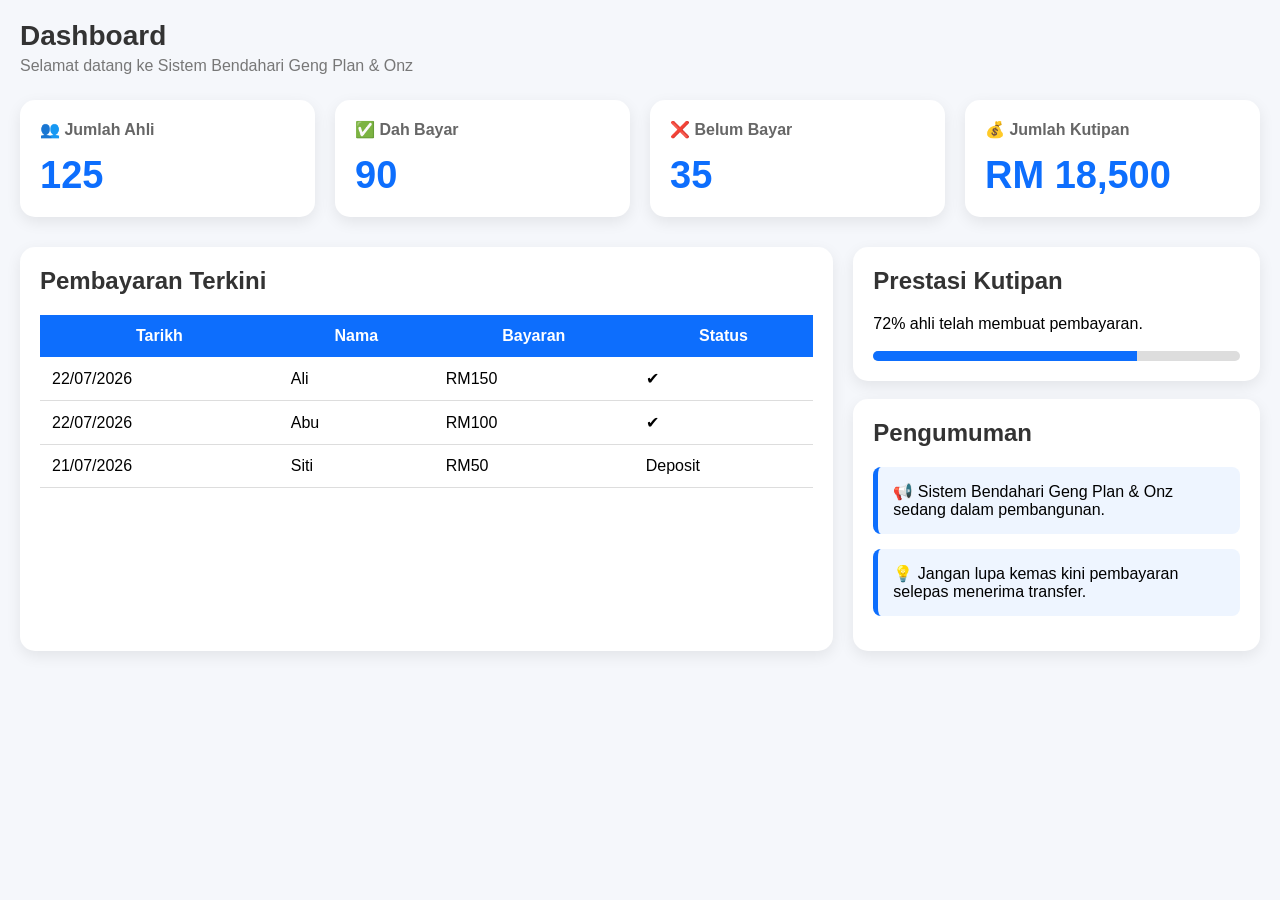
<file: dashboard.html>
<!DOCTYPE html>
<html lang="ms">
<head>

<meta charset="UTF-8">
<meta name="viewport" content="width=device-width, initial-scale=1.0">

<title>Dashboard</title>

<style>

*{
    margin:0;
    padding:0;
    box-sizing:border-box;
    font-family:Segoe UI,Arial,sans-serif;
}

body{

    background:#f5f7fb;
    padding:20px;

}

/* ========================= */

.title{

    font-size:28px;
    font-weight:bold;
    color:#333;
    margin-bottom:5px;

}

.subtitle{

    color:#777;
    margin-bottom:25px;

}

/* ========================= */

.cards{

    display:grid;

    grid-template-columns:repeat(auto-fit,minmax(220px,1fr));

    gap:20px;

    margin-bottom:30px;

}

.card{

    background:#fff;

    border-radius:15px;

    padding:20px;

    box-shadow:0 5px 15px rgba(0,0,0,.08);

}

.card h3{

    color:#666;

    font-size:16px;

    margin-bottom:15px;

}

.card h1{

    color:#0d6efd;

    font-size:38px;

}

/* ========================= */

.grid{

    display:grid;

    grid-template-columns:2fr 1fr;

    gap:20px;

}

.box{

    background:#fff;

    border-radius:15px;

    box-shadow:0 5px 15px rgba(0,0,0,.08);

    padding:20px;

}

.box h2{

    margin-bottom:20px;

    color:#333;

}

/* ========================= */

table{

    width:100%;

    border-collapse:collapse;

}

th{

    background:#0d6efd;

    color:white;

    padding:12px;

}

td{

    padding:12px;

    border-bottom:1px solid #ddd;

}

tr:hover{

    background:#f5f5f5;

}

/* ========================= */

.notice{

    background:#eef5ff;

    border-left:5px solid #0d6efd;

    padding:15px;

    border-radius:8px;

    margin-bottom:15px;

}

/* ========================= */

.progress{

    height:10px;

    background:#ddd;

    border-radius:20px;

    overflow:hidden;

}

.bar{

    width:72%;

    height:100%;

    background:#0d6efd;

}

/* ========================= */

@media(max-width:900px){

.grid{

grid-template-columns:1fr;

}

}

</style>

</head>

<body>

<div class="title">

Dashboard

</div>

<div class="subtitle">

Selamat datang ke Sistem Bendahari Geng Plan & Onz

</div>

<div class="cards">

<div class="card">

<h3>👥 Jumlah Ahli</h3>

<h1 id="totalMember">125</h1>

</div>

<div class="card">

<h3>✅ Dah Bayar</h3>

<h1 id="paidMember">90</h1>

</div>

<div class="card">

<h3>❌ Belum Bayar</h3>

<h1 id="unpaidMember">35</h1>

</div>

<div class="card">

<h3>💰 Jumlah Kutipan</h3>

<h1 id="totalAmount">RM18,500</h1>

</div>

</div>

<div class="grid">

<div class="box">

<h2>Pembayaran Terkini</h2>

<table>

<thead>

<tr>

<th>Tarikh</th>

<th>Nama</th>

<th>Bayaran</th>

<th>Status</th>

</tr>

</thead>

<tbody id="paymentTable">

<tr>

<td>22/07/2026</td>

<td>Ali</td>

<td>RM150</td>

<td>✔</td>

</tr>

<tr>

<td>22/07/2026</td>

<td>Abu</td>

<td>RM100</td>

<td>✔</td>

</tr>

<tr>

<td>21/07/2026</td>

<td>Siti</td>

<td>RM50</td>

<td>Deposit</td>

</tr>

</tbody>

</table>

</div>

<div>

<div class="box">

<h2>Prestasi Kutipan</h2>

<p>72% ahli telah membuat pembayaran.</p>

<br>

<div class="progress">

<div class="bar"></div>

</div>

</div>

<br>

<div class="box">

<h2>Pengumuman</h2>

<div class="notice">

📢 Sistem Bendahari Geng Plan & Onz sedang dalam pembangunan.

</div>

<div class="notice">

💡 Jangan lupa kemas kini pembayaran selepas menerima transfer.

</div>

</div>

</div>

</div>

<script>

// Contoh sahaja.
// Nanti data ini akan diambil daripada Google Apps Script.

const dashboard={

member:125,

paid:90,

unpaid:35,

amount:18500

};

document.getElementById("totalMember").innerHTML=dashboard.member;

document.getElementById("paidMember").innerHTML=dashboard.paid;

document.getElementById("unpaidMember").innerHTML=dashboard.unpaid;

document.getElementById("totalAmount").innerHTML=
"RM "+dashboard.amount.toLocaleString("ms-MY");

</script>

</body>
</html>
</file>
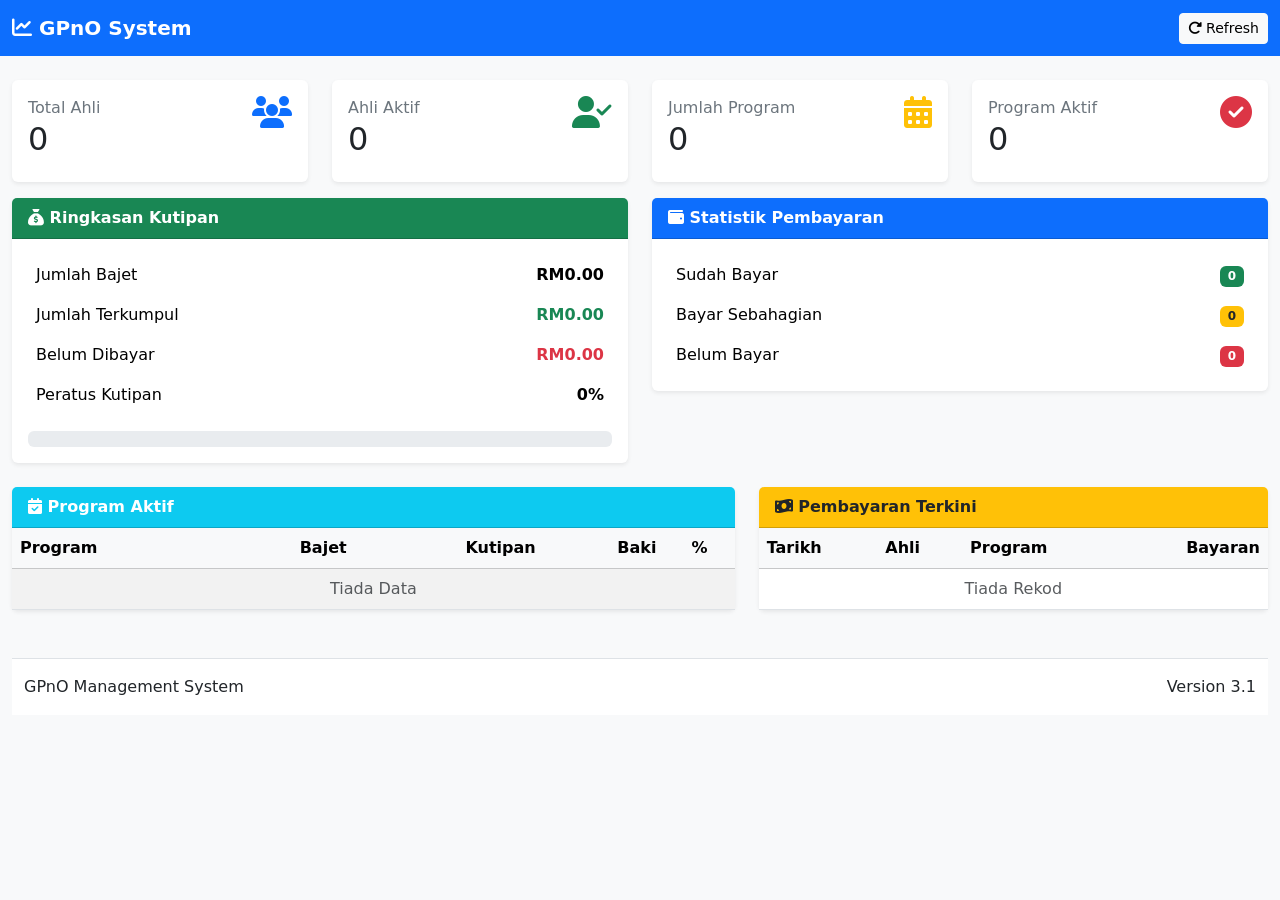
<file: pages/dashboard.html>
<!DOCTYPE html>
<html lang="en">

<head>
 
<meta charset="UTF-8">

      
<meta name="viewport"
      content="width=device-width, initial-scale=1">

<title>Dashboard | GPnO System</title>

<!-- Bootstrap -->

<link href="https://cdn.jsdelivr.net/npm/bootstrap@5.3.3/dist/css/bootstrap.min.css"
      rel="stylesheet">

<!-- Font Awesome -->

<link href="https://cdnjs.cloudflare.com/ajax/libs/font-awesome/6.7.2/css/all.min.css"
      rel="stylesheet">

<link href="../css/dashboard.css" rel="stylesheet">
      
</head>

<body class="bg-light">

<!-- ===============================
HEADER
================================ -->

<nav class="navbar navbar-expand-lg navbar-dark bg-primary">

<div class="container-fluid">

<a class="navbar-brand fw-bold"
   href="#">

<i class="fa-solid fa-chart-line"></i>

GPnO System

</a>

<div>

<button
class="btn btn-light btn-sm"
onclick="refreshDashboardData()">

<i class="fa-solid fa-rotate-right"></i>

Refresh

</button>

</div>

</div>

</nav>

<!-- ===============================
CONTENT
================================ -->

<div class="container-fluid mt-4">

<div class="row">

<!-- Total Member -->

<div class="col-xl-3 col-lg-6 mb-3">

<div class="card shadow-sm border-0">

<div class="card-body">

<div class="d-flex justify-content-between">

<div>

<div class="text-secondary">

Total Ahli

</div>

<h2 id="totalMember">

0

</h2>

</div>

<div>

<i class="fa-solid fa-users
fa-2x text-primary"></i>

</div>

</div>

</div>

</div>

</div>

<!-- Active Member -->

<div class="col-xl-3 col-lg-6 mb-3">

<div class="card shadow-sm border-0">

<div class="card-body">

<div class="d-flex justify-content-between">

<div>

<div class="text-secondary">

Ahli Aktif

</div>

<h2 id="activeMember">

0

</h2>

</div>

<div>

<i class="fa-solid fa-user-check
fa-2x text-success"></i>

</div>

</div>

</div>

</div>

</div>

<!-- Program -->

<div class="col-xl-3 col-lg-6 mb-3">

<div class="card shadow-sm border-0">

<div class="card-body">

<div class="d-flex justify-content-between">

<div>

<div class="text-secondary">

Jumlah Program

</div>

<h2 id="totalProgram">

0

</h2>

</div>

<div>

<i class="fa-solid fa-calendar-days
fa-2x text-warning"></i>

</div>

</div>

</div>

</div>

</div>

<!-- Active Program -->

<div class="col-xl-3 col-lg-6 mb-3">

<div class="card shadow-sm border-0">

<div class="card-body">

<div class="d-flex justify-content-between">

<div>

<div class="text-secondary">

Program Aktif

</div>

<h2 id="activeProgram">

0

</h2>

</div>

<div>

<i class="fa-solid fa-circle-check
fa-2x text-danger"></i>

</div>

</div>

</div>

</div>

</div>

</div>

   <!-- ==========================================
BUDGET SUMMARY
=========================================== -->

<div class="row">

    <div class="col-lg-6 mb-4">

        <div class="card shadow-sm border-0">

            <div class="card-header bg-success text-white">

                <strong>

                    <i class="fa-solid fa-sack-dollar"></i>

                    Ringkasan Kutipan

                </strong>

            </div>

            <div class="card-body">

                <table class="table table-borderless mb-0">

                    <tr>

                        <td>Jumlah Bajet</td>

                        <td class="text-end fw-bold"
                            id="budgetNeed">

                            RM0.00

                        </td>

                    </tr>

                    <tr>

                        <td>Jumlah Terkumpul</td>

                        <td class="text-end text-success fw-bold"
                            id="budgetCollected">

                            RM0.00

                        </td>

                    </tr>

                    <tr>

                        <td>Belum Dibayar</td>

                        <td class="text-end text-danger fw-bold"
                            id="budgetOutstanding">

                            RM0.00

                        </td>

                    </tr>

                    <tr>

                        <td>Peratus Kutipan</td>

                        <td class="text-end fw-bold"
                            id="collectionPercent">

                            0%

                        </td>

                    </tr>

                </table>

                <div class="progress mt-3">

                    <div

                        id="collectionProgress"

                        class="progress-bar progress-bar-striped"

                        style="width:0%;">

                        0%

                    </div>

                </div>

            </div>

        </div>

    </div>

    <!-- ===================================== -->

    <div class="col-lg-6 mb-4">

        <div class="card shadow-sm border-0">

            <div class="card-header bg-primary text-white">

                <strong>

                    <i class="fa-solid fa-wallet"></i>

                    Statistik Pembayaran

                </strong>

            </div>

            <div class="card-body">

                <table class="table table-borderless mb-0">

                    <tr>

                        <td>Sudah Bayar</td>

                        <td class="text-end">

                            <span

                                class="badge bg-success"

                                id="paidMember">

                                0

                            </span>

                        </td>

                    </tr>

                    <tr>

                        <td>Bayar Sebahagian</td>

                        <td class="text-end">

                            <span

                                class="badge bg-warning text-dark"

                                id="partialMember">

                                0

                            </span>

                        </td>

                    </tr>

                    <tr>

                        <td>Belum Bayar</td>

                        <td class="text-end">

                            <span

                                class="badge bg-danger"

                                id="unpaidMember">

                                0

                            </span>

                        </td>

                    </tr>

                </table>

            </div>

        </div>

    </div>

</div> 

    <!-- ==========================================
PROGRAM DASHBOARD
=========================================== -->

<div class="row">

    <div class="col-lg-7 mb-4">

        <div class="card shadow-sm border-0">

            <div class="card-header bg-info text-white">

                <strong>

                    <i class="fa-solid fa-calendar-check"></i>

                    Program Aktif

                </strong>

            </div>

            <div class="card-body p-0">

                <div class="table-responsive">

                    <table class="table table-hover table-striped mb-0">

                        <thead class="table-light">

                            <tr>

                                <th>Program</th>

                                <th class="text-end">Bajet</th>

                                <th class="text-end">Kutipan</th>

                                <th class="text-end">Baki</th>

                                <th class="text-center">%</th>

                            </tr>

                        </thead>

                        <tbody id="programDashboardBody">

                            <tr>

                                <td colspan="5"
                                    class="text-center text-muted">

                                    Tiada Data

                                </td>

                            </tr>

                        </tbody>

                    </table>

                </div>

            </div>

        </div>

    </div>

    <!-- ========================================== -->

    <div class="col-lg-5 mb-4">

        <div class="card shadow-sm border-0">

            <div class="card-header bg-warning">

                <strong>

                    <i class="fa-solid fa-money-bill-wave"></i>

                    Pembayaran Terkini

                </strong>

            </div>

            <div class="card-body p-0">

                <div class="table-responsive">

                    <table class="table table-hover mb-0">

                        <thead class="table-light">

                            <tr>

                                <th>Tarikh</th>

                                <th>Ahli</th>

                                <th>Program</th>

                                <th class="text-end">

                                    Bayaran

                                </th>

                            </tr>

                        </thead>

                        <tbody id="latestPaymentBody">

                            <tr>

                                <td colspan="4"
                                    class="text-center text-muted">

                                    Tiada Rekod

                                </td>

                            </tr>

                        </tbody>

                    </table>

                </div>

            </div>

        </div>

    </div>

</div>

    <!-- ==========================================
LOADING
=========================================== -->

<div id="loadingOverlay"
     class="position-fixed top-0 start-0 w-100 h-100
            d-none justify-content-center
            align-items-center"
     style="
        background:rgba(255,255,255,.75);
        z-index:9999;
     ">

    <div class="text-center">

        <div class="spinner-border
                    text-primary"
             style="width:3rem;height:3rem;">

        </div>

        <div class="mt-3 fw-bold">

            Loading...

        </div>

    </div>

</div>

<!-- ==========================================
FOOTER
=========================================== -->

<footer class="mt-4 py-3 bg-white border-top">

    <div class="container-fluid">

        <div class="row">

            <div class="col-md-6">

                GPnO Management System

            </div>

            <div class="col-md-6 text-end">

                Version 3.1

            </div>

        </div>

    </div>

</footer>

<!-- ==========================================
BOOTSTRAP
=========================================== -->

<script src="https://cdn.jsdelivr.net/npm/bootstrap@5.3.3/dist/js/bootstrap.bundle.min.js"></script>

      
<script src="../js/helper.js"></script>
<script src="../js/api.js"></script>
<script src="../js/dashboard.js"></script>
      
<!-- ==========================================
LOADING FUNCTION
=========================================== -->

<script>

function showLoading(){

    const el = document.getElementById(

        "loadingOverlay"

    );

    if(el){

        el.classList.remove(

            "d-none"

        );

        el.classList.add(

            "d-flex"

        );

    }

}

function hideLoading(){

    const el = document.getElementById(

        "loadingOverlay"

    );

    if(el){

        el.classList.remove(

            "d-flex"

        );

        el.classList.add(

            "d-none"

        );

    }

}

</script>

</body>

</html>
</file>
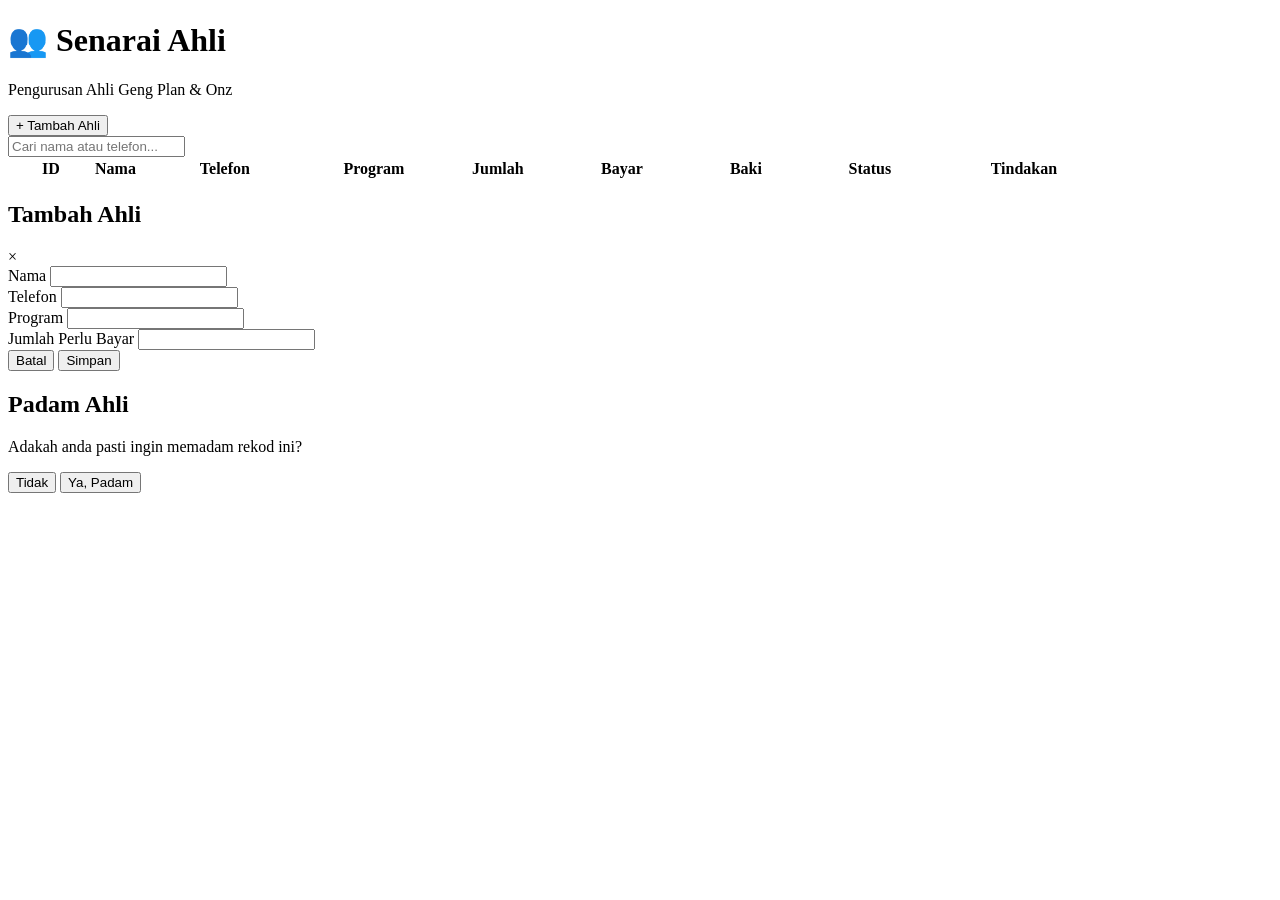
<file: pages/member.html>
<!DOCTYPE html>
<html lang="ms">

<head> 

    <meta charset="UTF-8">
    <meta name="viewport" content="width=device-width, initial-scale=1.0">
 
    <title>Ahli</title>
<link href="../css/dashboard.css" rel="stylesheet">

</head>

<body>

<div class="container">

    <!-- ========================= -->
    <!-- Header -->
    <!-- ========================= -->

    <div class="header">

        <div>

            <h1>👥 Senarai Ahli</h1>

            <p>
                Pengurusan Ahli Geng Plan & Onz
            </p>

        </div>

        <button id="btnAdd">

            + Tambah Ahli

        </button>

    </div>

    <!-- ========================= -->
    <!-- Search -->
    <!-- ========================= -->

    <div class="toolbar">

        <input
            type="text"
            id="txtSearch"
            placeholder="Cari nama atau telefon..."
        >

    </div>

    <!-- ========================= -->
    <!-- Table -->
    <!-- ========================= -->

    <div class="tableBox">

        <table>

            <thead>

            <tr>

                <th width="80">ID</th>

                <th>Nama</th>

                <th width="170">Telefon</th>

                <th width="120">Program</th>

                <th width="120">Jumlah</th>

                <th width="120">Bayar</th>

                <th width="120">Baki</th>

                <th width="120">Status</th>

                <th width="180">Tindakan</th>

            </tr>

            </thead>

            <tbody id="memberTable">

                <!-- Data akan dimasukkan oleh member.js -->

            </tbody>

        </table>

    </div>

</div>

<!-- ===================================== -->
<!-- MODAL -->
<!-- ===================================== -->

<div class="modal" id="memberModal">

    <div class="modal-content">

        <div class="modal-header">

            <h2 id="modalTitle">

                Tambah Ahli

            </h2>

            <span id="closeModal">

                &times;

            </span>

        </div>

        <div class="modal-body">

            <input
                type="hidden"
                id="memberID"
            >

            <div class="form-group">

                <label>

                    Nama

                </label>

                <input
                    type="text"
                    id="txtNama"
                >

            </div>

            <div class="form-group">

                <label>

                    Telefon

                </label>

                <input
                    type="text"
                    id="txtTelefon"
                >

            </div>

            <div class="form-group">

                <label>

                    Program

                </label>

                <input
                    type="text"
                    id="txtProgram"
                >

            </div>

            <div class="form-group">

                <label>

                    Jumlah Perlu Bayar

                </label>

                <input
                    type="number"
                    id="txtJumlah"
                >

            </div>

        </div>

        <div class="modal-footer">

            <button
                class="btnCancel"
                id="btnCancel"
            >

                Batal

            </button>

            <button
                class="btnSave"
                id="btnSave"
            >

                Simpan

            </button>

        </div>

    </div>

</div>

<!-- ===================================== -->
<!-- DELETE MODAL -->
<!-- ===================================== -->

<div class="modal" id="deleteModal">

    <div class="delete-box">

        <h2>

            Padam Ahli

        </h2>

        <p>

            Adakah anda pasti ingin memadam rekod ini?

        </p>

        <div class="delete-button">

            <button id="btnDeleteCancel">

                Tidak

            </button>

            <button id="btnDeleteYes">

                Ya, Padam

            </button>

        </div>

    </div>

</div>

<!-- ===================================== -->
<!-- Loading -->
<!-- ===================================== -->

<div id="loading">

    <div class="spinner"></div>

    <p>

        Sila Tunggu...

    </p>

</div>

<!-- ===================================== -->
<!-- Empty Data -->
<!-- ===================================== -->

<template id="emptyRow">

<tr>

    <td colspan="9" class="empty">

        Tiada rekod dijumpai

    </td>

</tr>

</template>

<!-- ===================================== -->
<!-- Template Row -->
<!-- ===================================== -->

<template id="rowTemplate">

<tr>

    <td class="id"></td>

    <td class="nama"></td>

    <td class="telefon"></td>

    <td class="program"></td>

    <td class="jumlah"></td>

    <td class="bayar"></td>

    <td class="baki"></td>

    <td class="status"></td>

    <td>

        <button class="edit">

            Edit

        </button>

        <button class="delete">

            Padam

        </button>

    </td>

</tr>

</template>
<script src="../js/helper.js"></script>
<script src="../js/api.js"></script>
<script src="../js/member.js"></script>
</body>

</html>
</file>
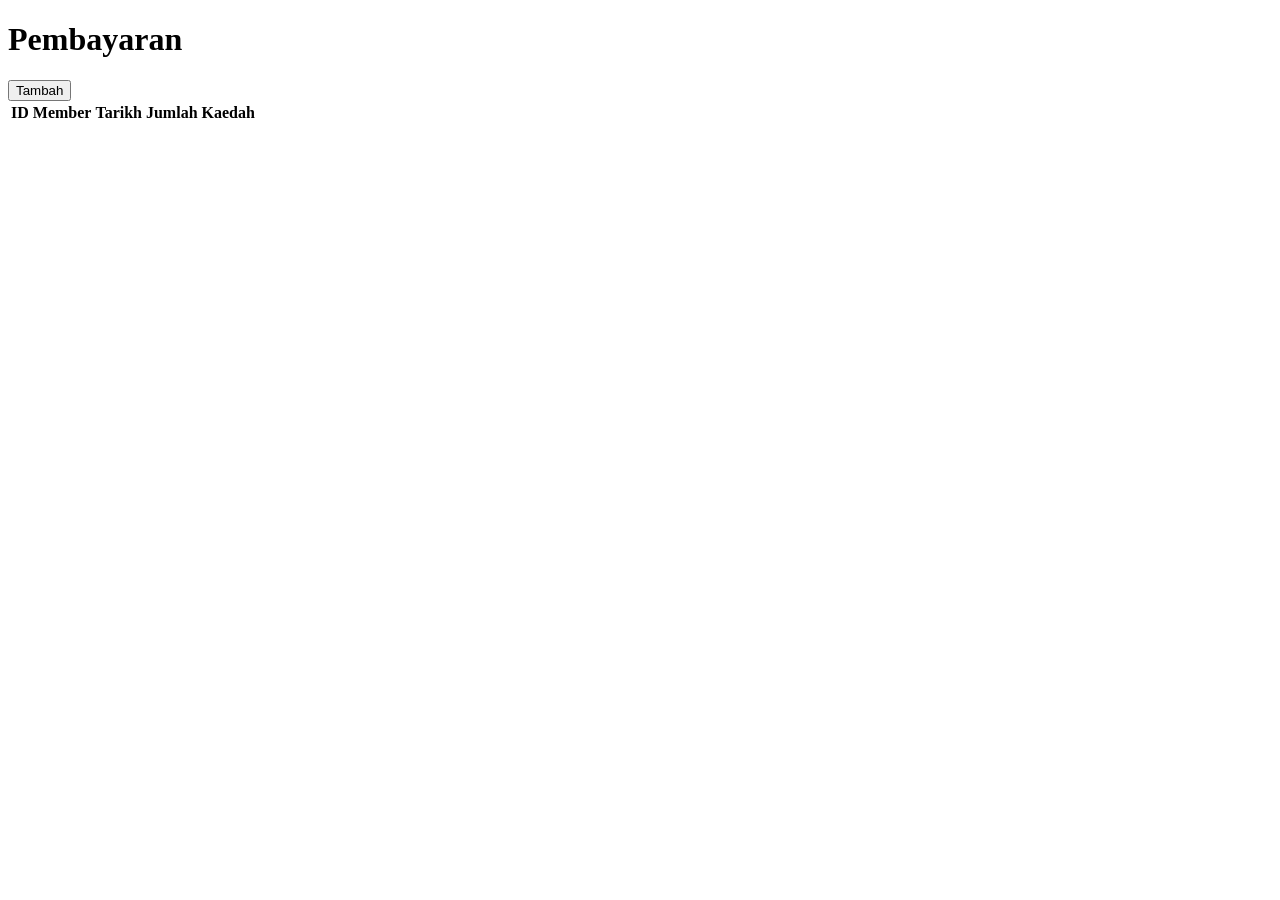
<file: pages/payment.html>
<!DOCTYPE html><html><head></head>
<body><h1>Pembayaran</h1><button id='btnAdd'>Tambah</button><table><thead><tr><th>ID</th><th>Member</th><th>Tarikh</th><th>Jumlah</th><th>Kaedah</th></tr></thead><tbody id='paymentTable'></tbody></table>
  </script></body></html>
</file>
<file: css/dashboard.css>

</file>
